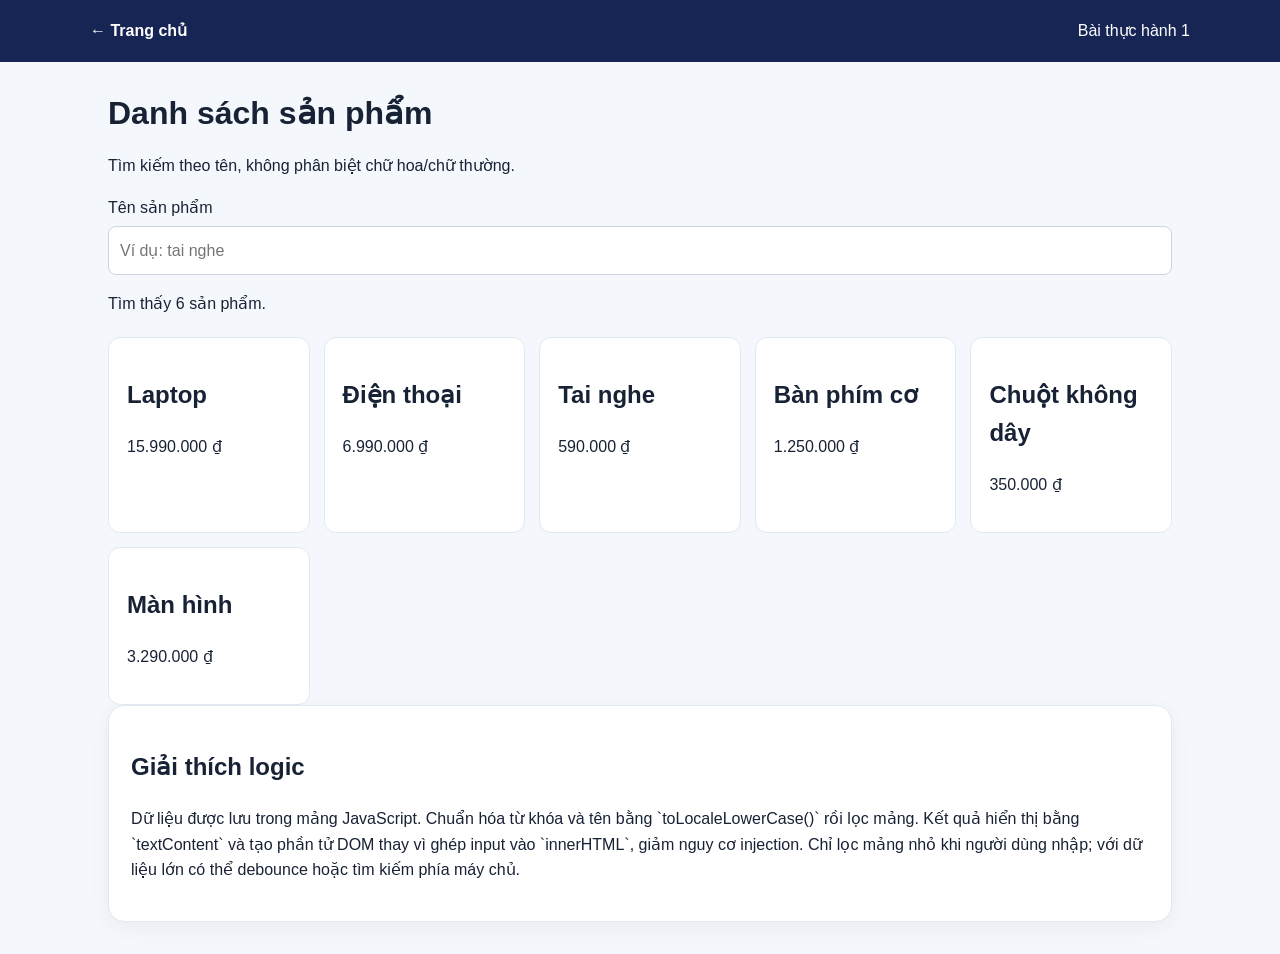
<file: baitap01.html>
<!doctype html><html lang="vi"><head><meta charset="utf-8"><meta name="viewport" content="width=device-width,initial-scale=1"><title>Bài thực hành 1 - Tìm kiếm sản phẩm</title><link rel="stylesheet" href="css/style.css"></head><body><header class="site-header"><a class="brand" href="index.html">← Trang chủ</a><span>Bài thực hành 1</span></header><main class="page"><h1>Danh sách sản phẩm</h1><p>Tìm kiếm theo tên, không phân biệt chữ hoa/chữ thường.</p><label for="search">Tên sản phẩm</label><input id="search" placeholder="Ví dụ: tai nghe" autocomplete="off"><p id="message" aria-live="polite"></p><div id="products" class="product-grid"></div><section class="panel"><h2>Giải thích logic</h2><p>Dữ liệu được lưu trong mảng JavaScript. Chuẩn hóa từ khóa và tên bằng `toLocaleLowerCase()` rồi lọc mảng. Kết quả hiển thị bằng `textContent` và tạo phần tử DOM thay vì ghép input vào `innerHTML`, giảm nguy cơ injection. Chỉ lọc mảng nhỏ khi người dùng nhập; với dữ liệu lớn có thể debounce hoặc tìm kiếm phía máy chủ.</p></section></main><script>const products=[{name:'Laptop',price:15990000},{name:'Điện thoại',price:6990000},{name:'Tai nghe',price:590000},{name:'Bàn phím cơ',price:1250000},{name:'Chuột không dây',price:350000},{name:'Màn hình',price:3290000}];const input=document.querySelector('#search'),list=document.querySelector('#products'),message=document.querySelector('#message');function render(){const q=input.value.trim().toLocaleLowerCase('vi');const found=products.filter(p=>p.name.toLocaleLowerCase('vi').includes(q));list.replaceChildren();message.textContent=found.length?'Tìm thấy '+found.length+' sản phẩm.':'Không tìm thấy sản phẩm phù hợp.';found.forEach(p=>{const card=document.createElement('article');card.className='product';const name=document.createElement('h2');name.textContent=p.name;const price=document.createElement('p');price.textContent=p.price.toLocaleString('vi-VN')+' ₫';card.append(name,price);list.append(card)});}input.addEventListener('input',render);render();</script></body></html>
</file>
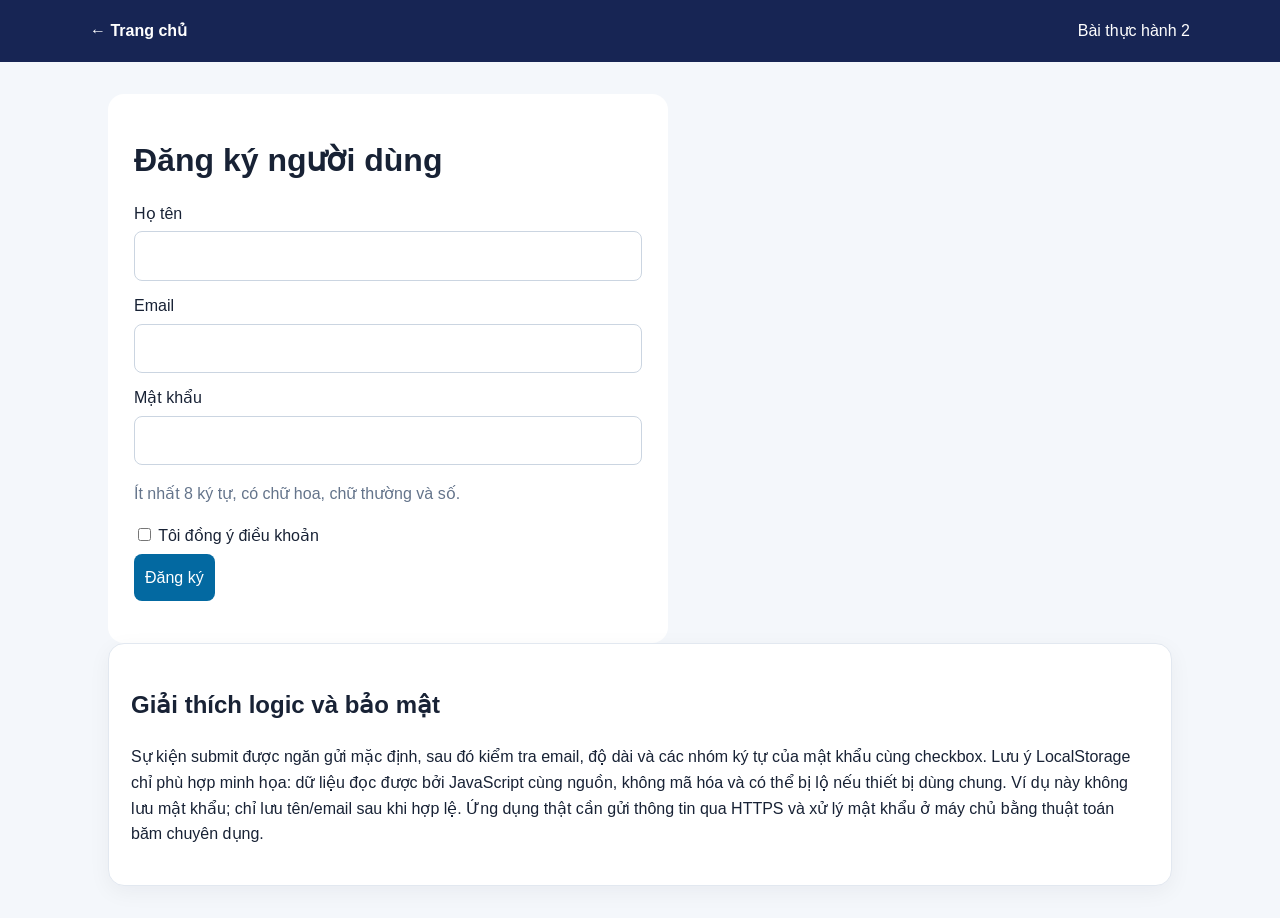
<file: baitap02.html>
<!doctype html><html lang="vi"><head><meta charset="utf-8"><meta name="viewport" content="width=device-width,initial-scale=1"><title>Bài thực hành 2 - Đăng ký</title><link rel="stylesheet" href="css/style.css"></head><body><header class="site-header"><a class="brand" href="index.html">← Trang chủ</a><span>Bài thực hành 2</span></header><main class="page"><div class="form-wrap"><h1>Đăng ký người dùng</h1><form id="register" novalidate><label for="name">Họ tên</label><input id="name" required maxlength="100" autocomplete="name"><label for="email">Email</label><input id="email" type="email" required autocomplete="email"><label for="password">Mật khẩu</label><input id="password" type="password" required minlength="8" autocomplete="new-password"><p class="muted">Ít nhất 8 ký tự, có chữ hoa, chữ thường và số.</p><label><input id="terms" type="checkbox" style="width:auto" required> Tôi đồng ý điều khoản</label><button type="submit">Đăng ký</button><p id="feedback" aria-live="polite"></p></form></div><section class="panel"><h2>Giải thích logic và bảo mật</h2><p>Sự kiện submit được ngăn gửi mặc định, sau đó kiểm tra email, độ dài và các nhóm ký tự của mật khẩu cùng checkbox. Lưu ý LocalStorage chỉ phù hợp minh họa: dữ liệu đọc được bởi JavaScript cùng nguồn, không mã hóa và có thể bị lộ nếu thiết bị dùng chung. Ví dụ này không lưu mật khẩu; chỉ lưu tên/email sau khi hợp lệ. Ứng dụng thật cần gửi thông tin qua HTTPS và xử lý mật khẩu ở máy chủ bằng thuật toán băm chuyên dụng.</p></section></main><script>const form=document.querySelector('#register'),feedback=document.querySelector('#feedback');form.addEventListener('submit',e=>{e.preventDefault();const name=document.querySelector('#name').value.trim(),email=document.querySelector('#email').value.trim(),password=document.querySelector('#password').value,terms=document.querySelector('#terms').checked;const emailOK=/^[^\s@]+@[^\s@]+\.[^\s@]+$/.test(email),passwordOK=password.length>=8&&/[a-z]/.test(password)&&/[A-Z]/.test(password)&&/[0-9]/.test(password);if(!name||!emailOK||!passwordOK||!terms){feedback.className='error';feedback.textContent='Vui lòng kiểm tra họ tên, email, mật khẩu và điều khoản.';return;}try{localStorage.setItem('baitap24-user',JSON.stringify({name,email}));feedback.className='success';feedback.textContent='Đăng ký thành công! Không lưu mật khẩu vào trình duyệt.';form.reset();}catch(err){feedback.className='error';feedback.textContent='Không thể lưu dữ liệu trên trình duyệt này.';}});</script></body></html>
</file>
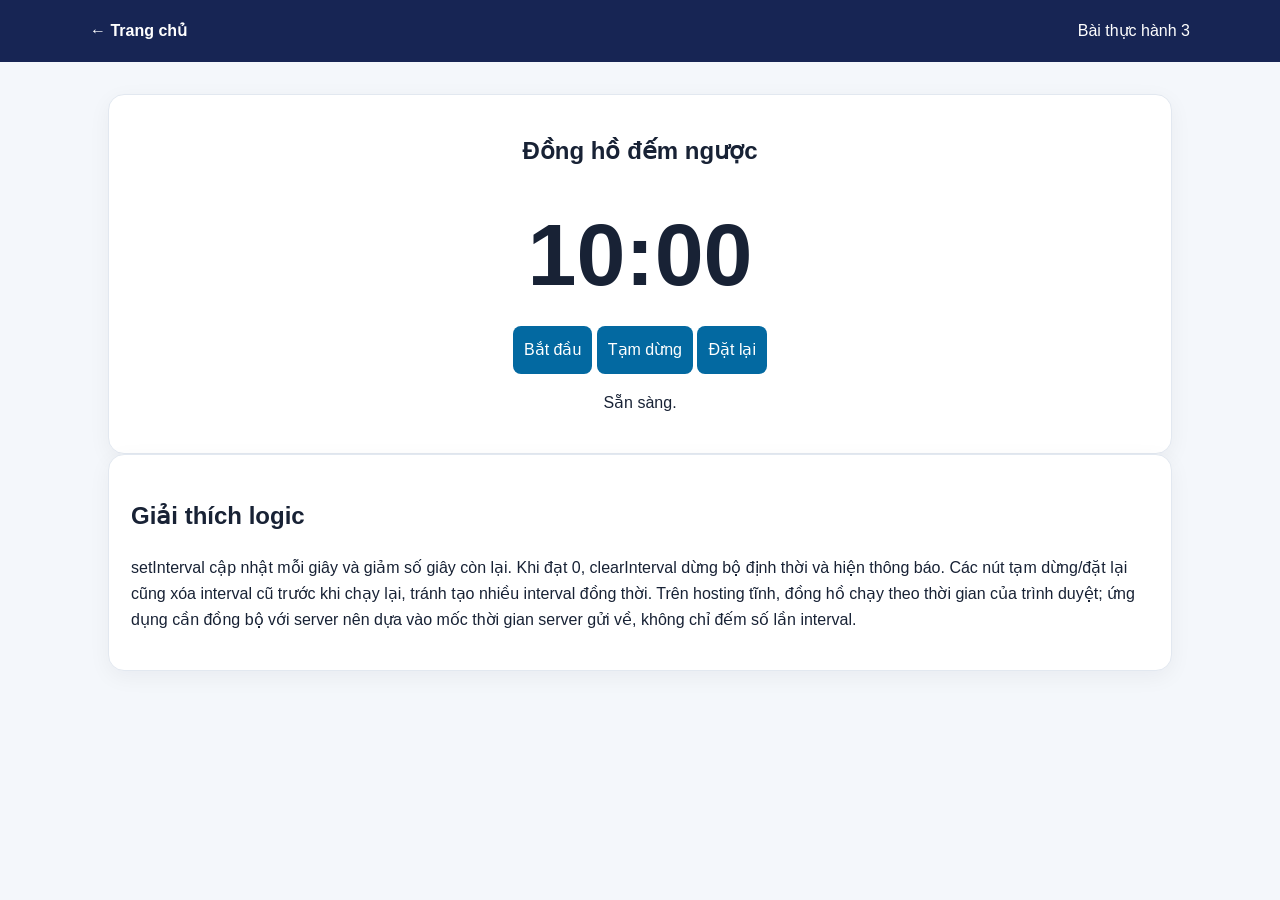
<file: baitap03.html>
<!doctype html><html lang="vi"><head><meta charset="utf-8"><meta name="viewport" content="width=device-width,initial-scale=1"><title>Bài thực hành 3 - Countdown</title><link rel="stylesheet" href="css/style.css"></head><body><header class="site-header"><a class="brand" href="index.html">← Trang chủ</a><span>Bài thực hành 3</span></header><main class="page"><section class="panel" style="text-align:center"><h1>Đồng hồ đếm ngược</h1><div id="timer" class="timer" role="timer" aria-live="polite">10:00</div><button id="start">Bắt đầu</button> <button id="pause">Tạm dừng</button> <button id="reset">Đặt lại</button><p id="status" aria-live="polite">Sẵn sàng.</p></section><section class="panel"><h2>Giải thích logic</h2><p>setInterval cập nhật mỗi giây và giảm số giây còn lại. Khi đạt 0, clearInterval dừng bộ định thời và hiện thông báo. Các nút tạm dừng/đặt lại cũng xóa interval cũ trước khi chạy lại, tránh tạo nhiều interval đồng thời. Trên hosting tĩnh, đồng hồ chạy theo thời gian của trình duyệt; ứng dụng cần đồng bộ với server nên dựa vào mốc thời gian server gửi về, không chỉ đếm số lần interval.</p></section></main><script>let remaining=600,intervalId=null;const display=document.querySelector('#timer'),status=document.querySelector('#status');function paint(){const m=Math.floor(remaining/60),s=remaining%60;display.textContent=String(m).padStart(2,'0')+':'+String(s).padStart(2,'0');display.classList.toggle('urgent',remaining<60&&remaining>0)}function stop(){if(intervalId!==null){clearInterval(intervalId);intervalId=null}}function tick(){remaining=Math.max(0,remaining-1);paint();if(remaining===0){stop();status.textContent='Đã hết thời gian!';alert('Đã hết 10 phút!')}}document.querySelector('#start').addEventListener('click',()=>{if(intervalId!==null||remaining===0)return;status.textContent='Đang đếm ngược...';intervalId=setInterval(tick,1000)});document.querySelector('#pause').addEventListener('click',()=>{stop();status.textContent='Đã tạm dừng.'});document.querySelector('#reset').addEventListener('click',()=>{stop();remaining=600;paint();status.textContent='Đã đặt lại 10 phút.'});window.addEventListener('beforeunload',stop);paint();</script></body></html>
</file>
<file: css/style.css>
*{box-sizing:border-box}body{margin:0;font-family:Arial,sans-serif;line-height:1.6;color:#182235;background:#f4f7fb}.site-header{display:flex;justify-content:space-between;align-items:center;gap:16px;padding:18px max(5%,calc((100% - 1100px)/2));background:#172554;color:white;flex-wrap:wrap}.brand{display:flex;gap:12px;align-items:center;color:white;text-decoration:none;font-weight:bold}.brand small{display:block;font-weight:normal;font-size:12px;color:#cbd5e1}.brand-mark{background:#38bdf8;color:#082f49;border-radius:10px;padding:10px}.student-tag{font-size:14px}.home-main,.page{max-width:1100px;margin:32px auto;padding:0 18px}.hero{padding:42px;border-radius:20px;background:linear-gradient(130deg,#dbeafe,#f0f9ff)}.eyebrow{letter-spacing:2px;color:#0369a1;font-weight:bold}.hero h1{font-size:clamp(28px,5vw,46px);line-height:1.15}.link-grid{display:grid;grid-template-columns:repeat(auto-fit,minmax(230px,1fr));gap:16px;margin-top:24px}.link-card,.panel{display:block;background:white;padding:22px;border-radius:16px;box-shadow:0 6px 22px #0f172a0d;color:inherit;text-decoration:none;border:1px solid #e2e8f0}.link-card:hover{transform:translateY(-2px);border-color:#38bdf8}.link-card>b{color:#0284c7}.link-card h2{margin:8px 0;font-size:20px}.link-card p{margin-bottom:0;color:#475569}.site-footer{text-align:center;padding:24px;color:#64748b}.page h1{line-height:1.2}input,button{font:inherit;padding:11px;border-radius:8px;border:1px solid #cbd5e1}button{background:#0369a1;color:white;border:0;cursor:pointer}button:hover{background:#075985}label{display:block;margin:12px 0 5px}input:not([type=checkbox]){width:100%}.form-wrap{max-width:560px;margin:auto;background:white;padding:26px;border-radius:16px}.product-grid{display:grid;grid-template-columns:repeat(auto-fit,minmax(180px,1fr));gap:14px;margin-top:20px}.product{background:white;padding:18px;border:1px solid #e2e8f0;border-radius:12px}.muted{color:#64748b}.success{color:#166534}.error{color:#b91c1c}.timer{font-size:clamp(48px,10vw,88px);font-weight:bold;text-align:center;font-variant-numeric:tabular-nums}.urgent{color:#dc2626;animation:pulse .8s infinite alternate}@keyframes pulse{from{opacity:1}to{opacity:.45}}.navback{display:inline-block;margin-bottom:16px}pre,code{white-space:pre-wrap;overflow-wrap:anywhere;background:#eef2ff;padding:2px 5px;border-radius:4px}@media(max-width:600px){.hero{padding:24px}.site-header{padding:16px}.page{margin:20px auto}}
.main-nav{display:flex;gap:14px;flex-wrap:wrap}.main-nav a{color:#e0f2fe;text-decoration:none;font-size:14px}.main-nav a:hover,.main-nav a[aria-current="page"]{text-decoration:underline;color:#fff}.about-layout{display:grid;grid-template-columns:minmax(150px,240px) 1fr;gap:28px;align-items:start}.avatar{width:100%;max-width:240px;aspect-ratio:1;object-fit:cover;border-radius:18px;border:4px solid #e0f2fe}.primary-link{display:inline-block;margin-top:8px;padding:10px 15px;background:#0369a1;color:white;text-decoration:none;border-radius:9px}.primary-link:hover{background:#075985}textarea{width:100%;font:inherit;padding:11px;border:1px solid #cbd5e1;border-radius:8px;resize:vertical}.form-wrap{margin:20px 0 0;max-width:560px}.form-wrap h2{margin-top:0}@media(max-width:650px){.about-layout{grid-template-columns:1fr}.avatar{max-width:180px}.main-nav{width:100%;order:3}}
</file>
